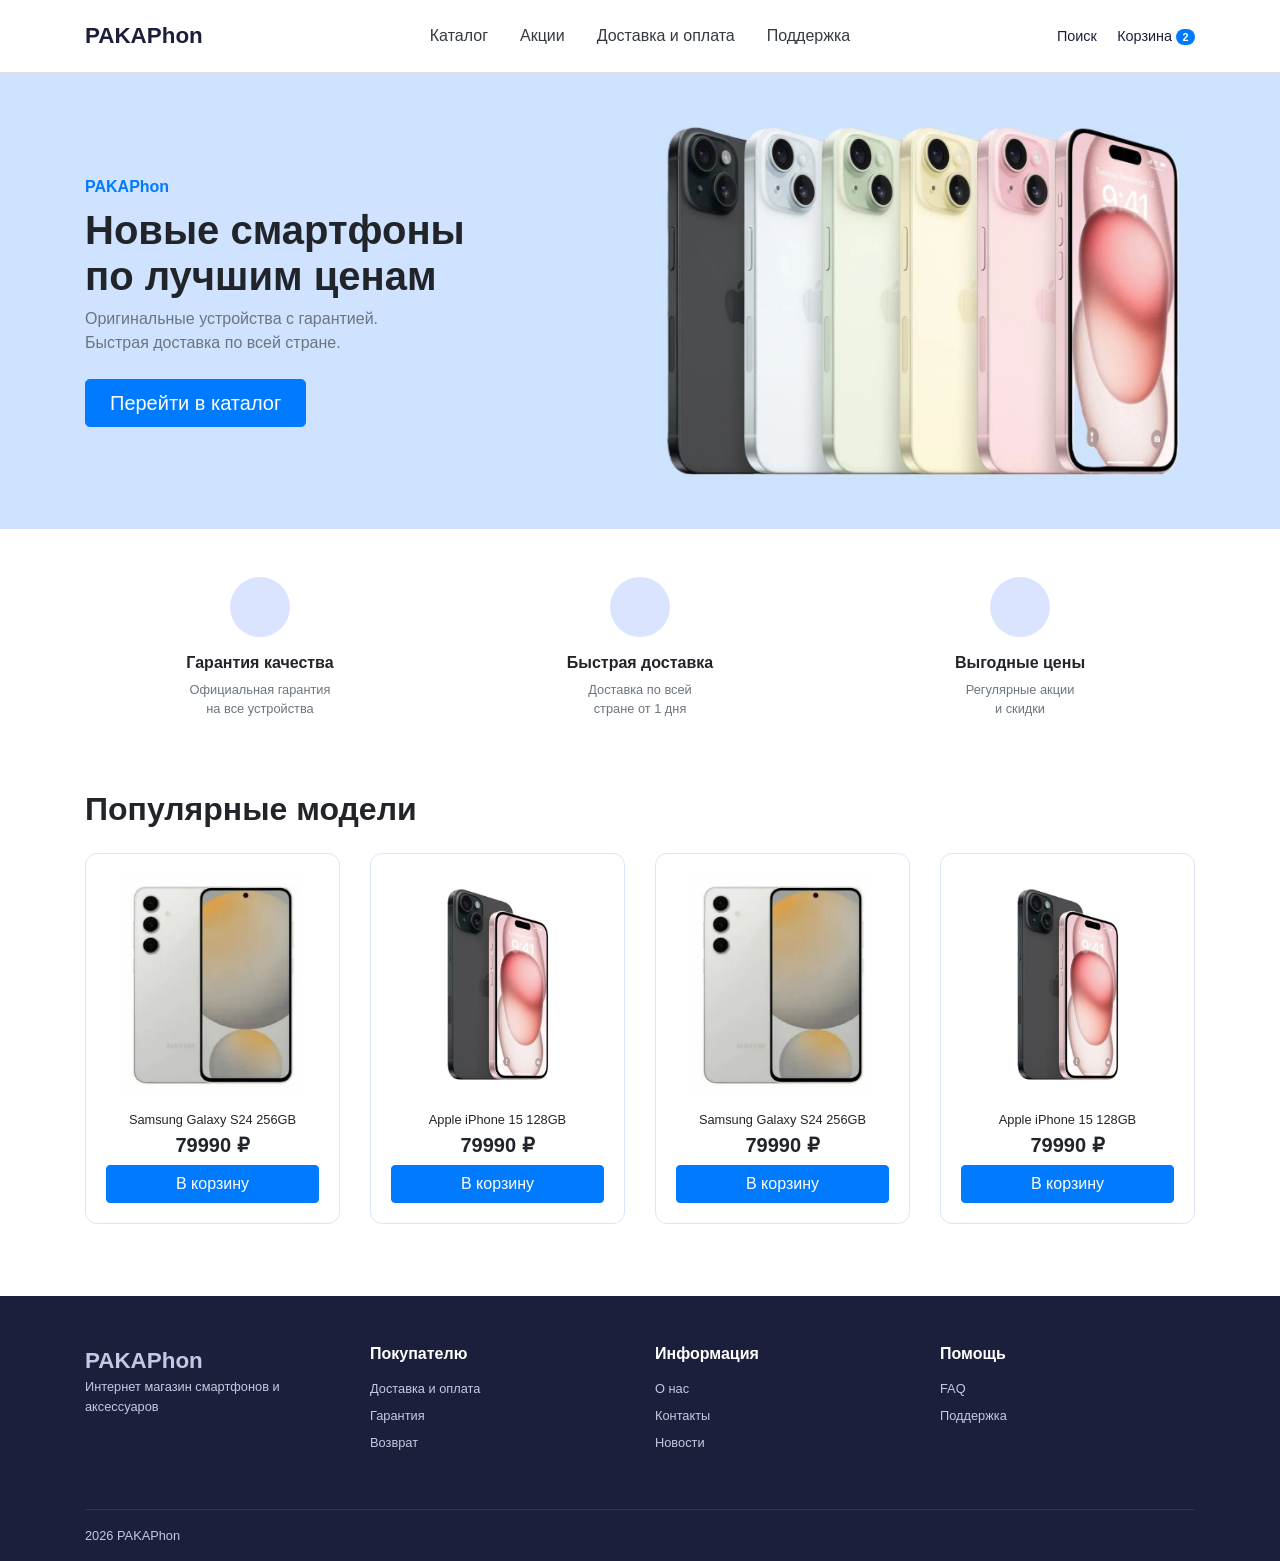
<file: index.html>
<!DOCTYPE html>
<html lang="ru">
<head>
    <meta charset="UTF-8">
    <!-- Yandex.Metrika counter -->
    <script type="text/javascript">
        (function(m,e,t,r,i,k,a){
            m[i]=m[i]||function(){(m[i].a=m[i].a||[]).push(arguments)};
            m[i].l=1*new Date();
            for (var j = 0; j < document.scripts.length; j++) {if (document.scripts[j].src === r) { return; }}
            k=e.createElement(t),a=e.getElementsByTagName(t)[0],k.async=1,k.src=r,a.parentNode.insertBefore(k,a)
        })(window, document,'script','https://mc.yandex.ru/metrika/tag.js?id=113828522', 'ym');

        ym(113828522, 'init', {ssr:true, webvisor:true, clickmap:true, ecommerce:"dataLayer", referrer: document.referrer, url: location.href, accurateTrackBounce:true, trackLinks:true});
    </script>
    <noscript><div><img src="https://mc.yandex.ru/watch/113828522" style="position:absolute; left:-9999px;" alt="" /></div></noscript>
    <!-- /Yandex.Metrika counter -->
    <meta name="viewport" content="width=device-width, initial-scale=1, shrink-to-fit=no">
    <title>PAKAPhon — Главная</title>
    <link rel="stylesheet" href="https://stackpath.bootstrapcdn.com/bootstrap/4.5.2/css/bootstrap.min.css">
    <link rel="stylesheet" href="styles.css">
    <link rel="icon" href="img/favicon.png" type="image/png">
</head>
<body>
<header class="bg-white border-bottom py-3">
    <div class="container">
        <div class="row align-items-center">
            <div class="col-md-3">
                <a href="index.html" class="header-logo">PAKAPhon</a>
            </div>
            <div class="col-md-6">
                <nav class="nav justify-content-center">
                    <a class="nav-link text-dark" href="#">Каталог</a>
                    <a class="nav-link text-dark" href="#">Акции</a>
                    <a class="nav-link text-dark" href="#">Доставка и оплата</a>
                    <a class="nav-link text-dark" href="#">Поддержка</a>
                </nav>
            </div>
            <div class="col-md-3 text-right">
                <a href="#" class="header-icon">Поиск</a>
                <a href="cart.html" class="header-icon">Корзина <span class="badge badge-primary badge-pill">2</span></a>
            </div>
        </div>
    </div>
</header>

<section class="hero-section py-5">
    <div class="container">
        <div class="row align-items-center">
            <div class="col-md-6">
                <p class="text-primary font-weight-bold mb-2">PAKAPhon</p>
                <h1 class="hero-title">Новые смартфоны<br>по лучшим ценам</h1>
                <p class="text-muted mb-4">Оригинальные устройства с гарантией.<br>Быстрая доставка по всей стране.</p>
                <a href="#" class="btn btn-primary btn-lg px-4">Перейти в каталог</a>
            </div>
            <div class="col-md-6 text-center">
                <img src="img/hero-phone.png" alt="Смартфоны" class="hero-image img-fluid">
            </div>
        </div>
    </div>
</section>
<section class="py-5">
    <div class="container">
        <div class="row text-center">
            <div class="col-md-4 mb-4">
                <div class="feature-icon mx-auto mb-3"></div>
                <h6 class="font-weight-bold">Гарантия качества</h6>
                <p class="text-muted small mb-0">Официальная гарантия<br>на все устройства</p>
            </div>
            <div class="col-md-4 mb-4">
                <div class="feature-icon mx-auto mb-3"></div>
                <h6 class="font-weight-bold">Быстрая доставка</h6>
                <p class="text-muted small mb-0">Доставка по всей<br>стране от 1 дня</p>
            </div>
            <div class="col-md-4 mb-4">
                <div class="feature-icon mx-auto mb-3"></div>
                <h6 class="font-weight-bold">Выгодные цены</h6>
                <p class="text-muted small mb-0">Регулярные акции<br>и скидки</p>
            </div>
        </div>
    </div>
</section>

<section class="pb-5">
    <div class="container">
        <h2 class="font-weight-bold mb-4">Популярные модели</h2>
        <div class="row">
            <div class="col-md-3 col-sm-6 mb-4">
                <div class="card product-card h-100">
                    <div class="card-body d-flex flex-column text-center">
                        <img src="img/phone1.png" alt="Samsung Galaxy S24" class="product-img mb-3">
                        <p class="small mb-1">Samsung Galaxy S24 256GB</p>
                        <p class="font-weight-bold h5">79990 ₽</p>
                        <button class="btn btn-primary btn-block mt-auto" onclick="window.location.href='cart.html'">В корзину</button>
                    </div>
                </div>
            </div>
            <div class="col-md-3 col-sm-6 mb-4">
                <div class="card product-card h-100">
                    <div class="card-body d-flex flex-column text-center">
                        <img src="img/phone2.png" alt="Apple iPhone 15" class="product-img mb-3">
                        <p class="small mb-1">Apple iPhone 15 128GB</p>
                        <p class="font-weight-bold h5">79990 ₽</p>
                        <button class="btn btn-primary btn-block mt-auto" onclick="window.location.href='cart.html'">В корзину</button>
                    </div>
                </div>
            </div>
            <div class="col-md-3 col-sm-6 mb-4">
                <div class="card product-card h-100">
                    <div class="card-body d-flex flex-column text-center">
                        <img src="img/phone1.png" alt="Samsung Galaxy S24" class="product-img mb-3">
                        <p class="small mb-1">Samsung Galaxy S24 256GB</p>
                        <p class="font-weight-bold h5">79990 ₽</p>
                        <button class="btn btn-primary btn-block mt-auto" onclick="window.location.href='cart.html'">В корзину</button>
                    </div>
                </div>
            </div>
            <div class="col-md-3 col-sm-6 mb-4">
                <div class="card product-card h-100">
                    <div class="card-body d-flex flex-column text-center">
                        <img src="img/phone2.png" alt="Apple iPhone 15" class="product-img mb-3">
                        <p class="small mb-1">Apple iPhone 15 128GB</p>
                        <p class="font-weight-bold h5">79990 ₽</p>
                        <button class="btn btn-primary btn-block mt-auto" onclick="window.location.href='cart.html'">В корзину</button>
                    </div>
                </div>
            </div>
        </div>
    </div>
</section>
<footer class="site-footer pt-5 pb-3">
    <div class="container">
        <div class="row">
            <div class="col-md-3 mb-4">
                <a href="index.html" class="footer-logo">PAKAPhon</a>
                <p class="small">Интернет магазин смартфонов и аксессуаров</p>
            </div>
            <div class="col-md-3 mb-4">
                <h6 class="font-weight-bold mb-3">Покупателю</h6>
                <ul class="list-unstyled small mb-0">
                    <li class="mb-2"><a href="#">Доставка и оплата</a></li>
                    <li class="mb-2"><a href="#">Гарантия</a></li>
                    <li class="mb-2"><a href="#">Возврат</a></li>
                </ul>
            </div>
            <div class="col-md-3 mb-4">
                <h6 class="font-weight-bold mb-3">Информация</h6>
                <ul class="list-unstyled small mb-0">
                    <li class="mb-2"><a href="#">О нас</a></li>
                    <li class="mb-2"><a href="#">Контакты</a></li>
                    <li class="mb-2"><a href="#">Новости</a></li>
                </ul>
            </div>
            <div class="col-md-3 mb-4">
                <h6 class="font-weight-bold mb-3">Помощь</h6>
                <ul class="list-unstyled small mb-0">
                    <li class="mb-2"><a href="#">FAQ</a></li>
                    <li class="mb-2"><a href="#">Поддержка</a></li>
                </ul>
            </div>
        </div>
        <hr class="footer-hr">
        <p class="small mb-0">2026 PAKAPhon</p>
    </div>
</footer>
</body>
</html>
</file>
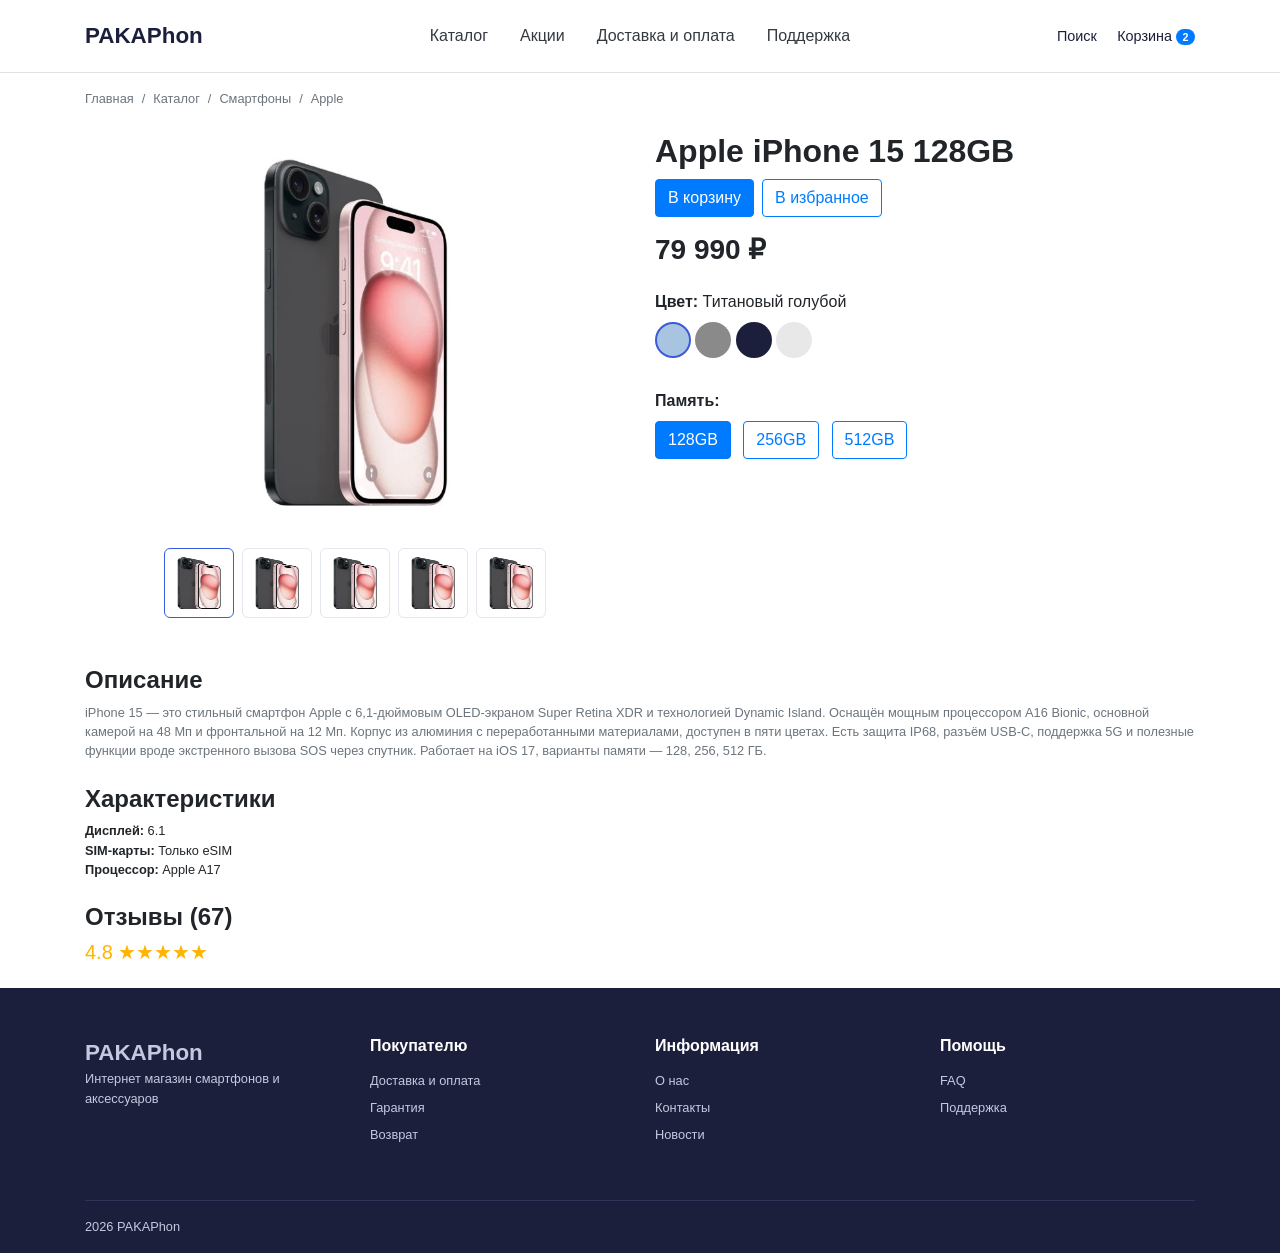
<file: product.html>
<!DOCTYPE html>
<html lang="ru">
<head>
    <meta charset="UTF-8">
    <!-- Yandex.Metrika counter -->
    <script type="text/javascript">
        (function(m,e,t,r,i,k,a){
            m[i]=m[i]||function(){(m[i].a=m[i].a||[]).push(arguments)};
            m[i].l=1*new Date();
            for (var j = 0; j < document.scripts.length; j++) {if (document.scripts[j].src === r) { return; }}
            k=e.createElement(t),a=e.getElementsByTagName(t)[0],k.async=1,k.src=r,a.parentNode.insertBefore(k,a)
        })(window, document,'script','https://mc.yandex.ru/metrika/tag.js?id=113828522', 'ym');

        ym(113828522, 'init', {ssr:true, webvisor:true, clickmap:true, ecommerce:"dataLayer", referrer: document.referrer, url: location.href, accurateTrackBounce:true, trackLinks:true});
    </script>
    <noscript><div><img src="https://mc.yandex.ru/watch/113828522" style="position:absolute; left:-9999px;" alt="" /></div></noscript>
    <!-- /Yandex.Metrika counter -->
    <meta name="viewport" content="width=device-width, initial-scale=1, shrink-to-fit=no">
    <title>Apple iPhone 15 128GB — PAKAPhon</title>
    <link rel="stylesheet" href="https://stackpath.bootstrapcdn.com/bootstrap/4.5.2/css/bootstrap.min.css">
    <link rel="stylesheet" href="styles.css">
    <link rel="icon" href="img/favicon.png" type="image/png">
</head>
<body>

<header class="bg-white border-bottom py-3">
    <div class="container">
        <div class="row align-items-center">
            <div class="col-md-3">
                <a href="index.html" class="header-logo">PAKAPhon</a>
            </div>
            <div class="col-md-6">
                <nav class="nav justify-content-center">
                    <a class="nav-link text-dark" href="#">Каталог</a>
                    <a class="nav-link text-dark" href="#">Акции</a>
                    <a class="nav-link text-dark" href="#">Доставка и оплата</a>
                    <a class="nav-link text-dark" href="#">Поддержка</a>
                </nav>
            </div>
            <div class="col-md-3 text-right">
                <a href="#" class="header-icon">Поиск</a>
                <a href="cart.html" class="header-icon">Корзина <span class="badge badge-primary badge-pill">2</span></a>
            </div>
        </div>
    </div>
</header>

<div class="container mt-3">
    <nav aria-label="breadcrumb">
        <ol class="breadcrumb bg-transparent p-0 small mb-0">
            <li class="breadcrumb-item"><a href="index.html" class="text-muted">Главная</a></li>
            <li class="breadcrumb-item"><a href="#" class="text-muted">Каталог</a></li>
            <li class="breadcrumb-item"><a href="#" class="text-muted">Смартфоны</a></li>
            <li class="breadcrumb-item"><a href="#" class="text-muted">Apple</a></li>
        </ol>
    </nav>
</div>

<div class="container my-4">
    <div class="row">
        <div class="col-md-6">
            <div class="text-center mb-3">
                <img src="img/phone2.png" alt="iPhone 15" class="product-gallery-main img-fluid">
            </div>
            <div class="d-flex justify-content-center">
                <img src="img/phone2.png" class="product-thumb mx-1 active" alt="">
                <img src="img/phone2.png" class="product-thumb mx-1" alt="">
                <img src="img/phone2.png" class="product-thumb mx-1" alt="">
                <img src="img/phone2.png" class="product-thumb mx-1" alt="">
                <img src="img/phone2.png" class="product-thumb mx-1" alt="">
            </div>
        </div>
        <div class="col-md-6">
            <h2 class="font-weight-bold">Apple iPhone 15 128GB</h2>
            <div class="d-flex align-items-center mb-3">
                <button class="btn btn-primary mr-2">В корзину</button>
                <button class="btn btn-outline-primary">В избранное</button>
            </div>
            <p class="h3 font-weight-bold mb-4">79 990 ₽</p>

            <p class="mb-2"><strong>Цвет:</strong> Титановый голубой</p>
            <div class="mb-4">
                <span class="color-dot active" style="background:#a8c4e0;"></span>
                <span class="color-dot" style="background:#8a8a8a;"></span>
                <span class="color-dot" style="background:#1b1f3b;"></span>
                <span class="color-dot" style="background:#e8e8e8;"></span>
            </div>

            <p class="mb-2"><strong>Память:</strong></p>
            <div class="mb-4">
                <button class="btn btn-outline-primary memory-btn active mr-2">128GB</button>
                <button class="btn btn-outline-primary memory-btn mr-2">256GB</button>
                <button class="btn btn-outline-primary memory-btn">512GB</button>
            </div>
        </div>
    </div>

    <div class="mt-5">
        <h4 class="font-weight-bold">Описание</h4>
        <p class="text-muted small">iPhone 15 — это стильный смартфон Apple с 6,1-дюймовым OLED-экраном Super Retina XDR и технологией Dynamic Island. Оснащён мощным процессором A16 Bionic, основной камерой на 48 Мп и фронтальной на 12 Мп. Корпус из алюминия с переработанными материалами, доступен в пяти цветах. Есть защита IP68, разъём USB-C, поддержка 5G и полезные функции вроде экстренного вызова SOS через спутник. Работает на iOS 17, варианты памяти — 128, 256, 512 ГБ.</p>
    </div>

    <div class="mt-4">
        <h4 class="font-weight-bold">Характеристики</h4>
        <ul class="list-unstyled small mb-0">
            <li><strong>Дисплей:</strong> 6.1</li>
            <li><strong>SIM-карты:</strong> Только eSIM</li>
            <li><strong>Процессор:</strong> Apple A17</li>
        </ul>
    </div>

    <div class="mt-4">
        <h4 class="font-weight-bold">Отзывы (67)</h4>
        <p class="h5 rating-stars mb-0">4.8 ★★★★★</p>
    </div>
</div>

<footer class="site-footer pt-5 pb-3">
    <div class="container">
        <div class="row">
            <div class="col-md-3 mb-4">
                <a href="index.html" class="footer-logo">PAKAPhon</a>
                <p class="small">Интернет магазин смартфонов и аксессуаров</p>
            </div>
            <div class="col-md-3 mb-4">
                <h6 class="font-weight-bold mb-3">Покупателю</h6>
                <ul class="list-unstyled small mb-0">
                    <li class="mb-2"><a href="#">Доставка и оплата</a></li>
                    <li class="mb-2"><a href="#">Гарантия</a></li>
                    <li class="mb-2"><a href="#">Возврат</a></li>
                </ul>
            </div>
            <div class="col-md-3 mb-4">
                <h6 class="font-weight-bold mb-3">Информация</h6>
                <ul class="list-unstyled small mb-0">
                    <li class="mb-2"><a href="#">О нас</a></li>
                    <li class="mb-2"><a href="#">Контакты</a></li>
                    <li class="mb-2"><a href="#">Новости</a></li>
                </ul>
            </div>
            <div class="col-md-3 mb-4">
                <h6 class="font-weight-bold mb-3">Помощь</h6>
                <ul class="list-unstyled small mb-0">
                    <li class="mb-2"><a href="#">FAQ</a></li>
                    <li class="mb-2"><a href="#">Поддержка</a></li>
                </ul>
            </div>
        </div>
        <hr class="footer-hr">
        <p class="small mb-0">2026 PAKAPhon</p>
    </div>
</footer>
</body>
</html>
</file>
<file: styles.css>
.hero-section {
    background-color: #CFE2FF;
}

.summary-box {
    background-color: #eef2ff;
    border-radius: 12px;
    padding: 24px;
}

.header-logo {
    font-weight: 700;
    font-size: 1.4rem;
    color: #1b1f3b;
    text-decoration: none;
}

.header-logo:hover {
    color: #1b1f3b;
    text-decoration: none;
}

.header-icon {
    color: #1b1f3b;
    margin-left: 16px;
    font-size: 0.9rem;
    text-decoration: none;
}

.header-icon:hover {
    color: #3b5bdb;
    text-decoration: none;
}

.hero-title {
    font-size: 2.5rem;
    font-weight: 700;
    line-height: 1.15;
}

.hero-image {
    max-height: 380px;
}

.feature-icon {
    width: 60px;
    height: 60px;
    background-color: #dbe4ff;
    border-radius: 50%;
}

.product-card {
    border: 1px solid #dbe4ff;
    border-radius: 12px;
}

.product-img {
    max-height: 220px;
    object-fit: contain;
    margin: 0 auto;
}

.product-gallery-main {
    max-height: 400px;
}

.product-thumb {
    width: 70px;
    height: 70px;
    border: 1px solid #e3e6ef;
    border-radius: 6px;
    padding: 4px;
    cursor: pointer;
}

.product-thumb.active {
    border-color: #3b5bdb;
}

.color-dot {
    width: 36px;
    height: 36px;
    border-radius: 50%;
    border: 2px solid transparent;
    display: inline-block;
    cursor: pointer;
}

.color-dot.active {
    border-color: #3b5bdb;
}

.memory-btn.active {
    background-color: #3b5bdb;
    color: #fff;
    border-color: #3b5bdb;
}

.rating-stars {
    color: #ffb400;
}

.cart-item {
    border: 1px solid #e3e6ef;
    border-radius: 12px;
    padding: 16px;
    margin-bottom: 16px;
    display: flex;
    align-items: center;
}

.cart-item img {
    max-height: 80px;
}

.cart-price {
    min-width: 100px;
    text-align: right;
}

.qty-btn {
    width: 32px;
    height: 32px;
    border: 1px solid #e3e6ef;
    background: #fff;
    border-radius: 6px;
    cursor: pointer;
}

.cart-item-remove {
    background: none;
    border: none;
    color: #6c7293;
    cursor: pointer;
}

.cart-item-remove:hover {
    color: #e03131;
}

.site-footer {
    background-color: #1b1f3b;
    color: #c5c9e0;
}

.site-footer a {
    color: #c5c9e0;
    text-decoration: none;
}

.site-footer a:hover {
    color: #fff;
    text-decoration: none;
}

.site-footer h6 {
    color: #fff;
}

.footer-logo {
    color: #fff;
    font-weight: 700;
    font-size: 1.4rem;
    text-decoration: none;
    display: inline-block;
}

.footer-logo:hover {
    color: #fff;
    text-decoration: none;
}

.footer-hr {
    border: none;
    border-top: 1px solid #2e3357;
    margin: 24px 0 16px;
}
</file>
